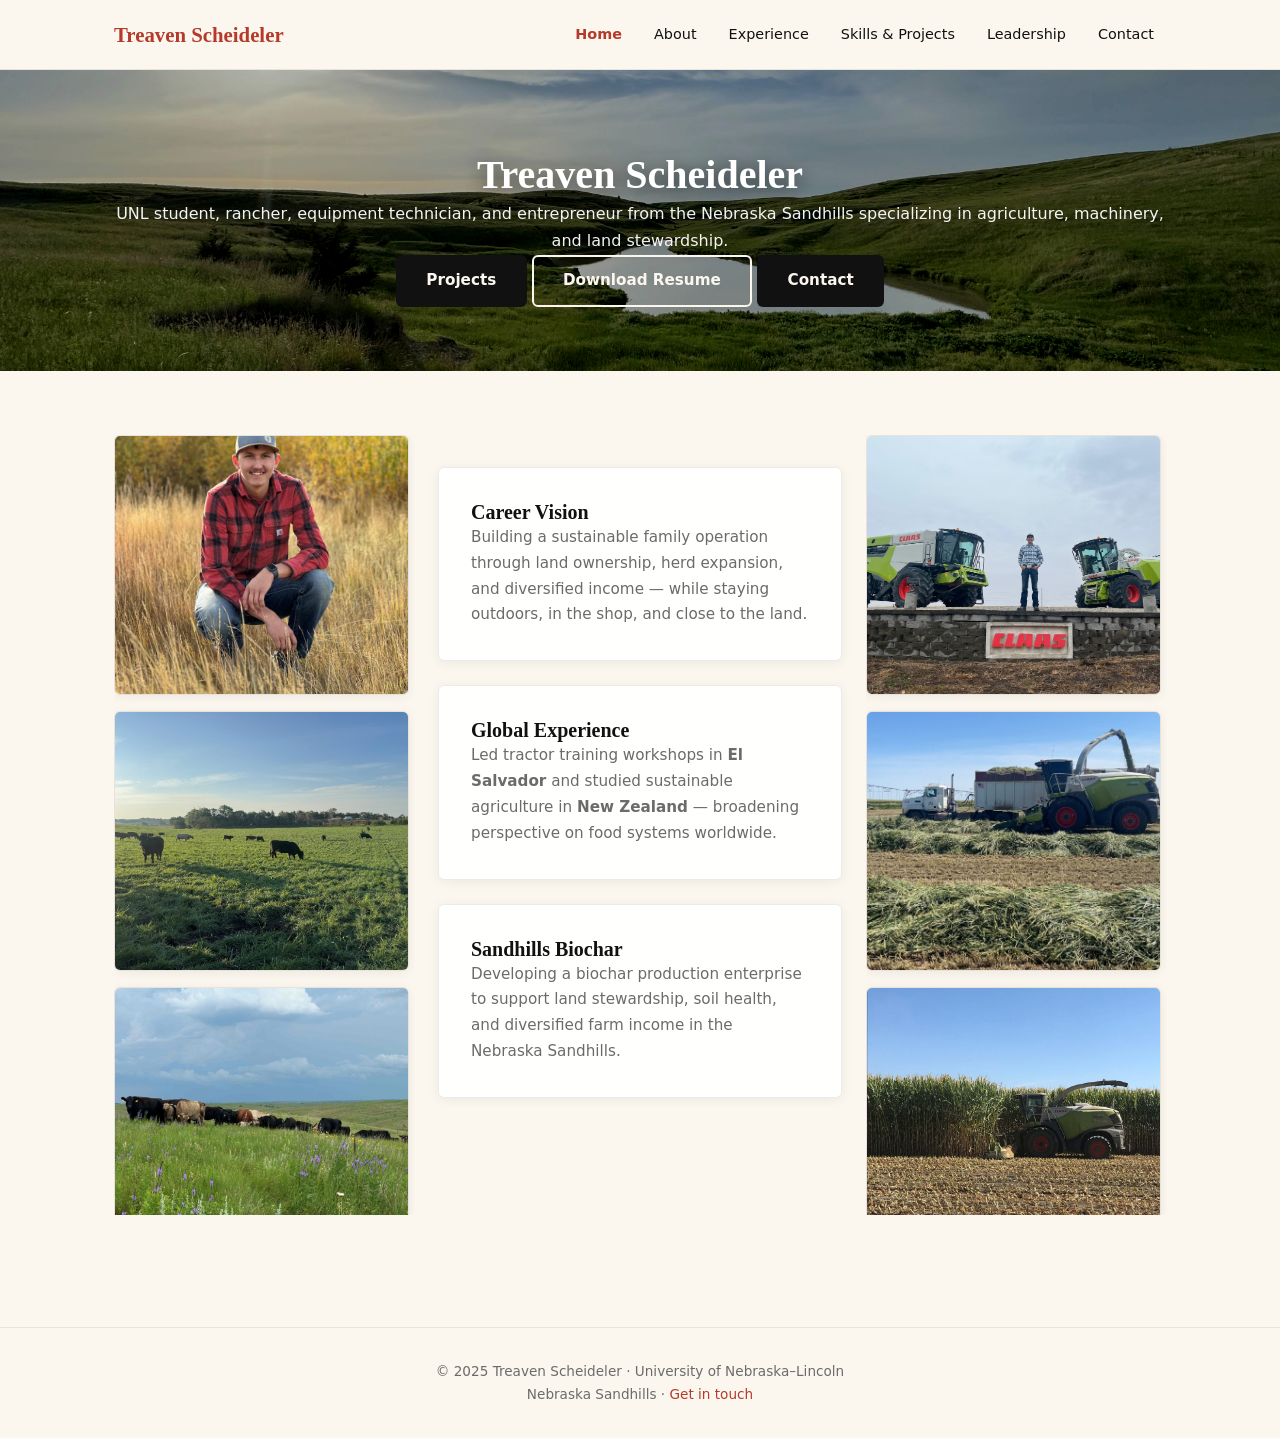
<file: index.html>
<!DOCTYPE html>
<html lang="en">
<head>
  <meta charset="UTF-8">
  <meta name="viewport" content="width=device-width, initial-scale=1.0">
  <meta name="description" content="Treaven Scheideler — UNL Agricultural Engineering student, rancher, and entrepreneur from the Nebraska Sandhills.">
  <title>Treaven Scheideler | Portfolio</title>
  <link rel="stylesheet" href="css/styles.css">
</head>
<body>

  <header class="site-header">
    <div class="container">
      <a href="index.html" class="site-logo">Treaven Scheideler</a>
      <nav class="site-nav">
        <a href="index.html" class="active">Home</a>
        <a href="about.html">About</a>
        <a href="experience.html">Experience</a>
        <a href="projects.html">Skills &amp; Projects</a>
        <a href="leadership.html">Leadership</a>
        <a href="contact.html">Contact</a>
      </nav>
    </div>
  </header>

  <main id="main">
    <section class="hero">
      <!-- HERO IMAGE (make sure pasture.jpg exists at this path) -->
      <img class="hero-image" src="images/pasture.jpg" alt="Pasture">
      <div class="container">
        <h1>Treaven Scheideler</h1>
        <p class="tagline">UNL student, rancher, equipment technician, and entrepreneur from the Nebraska Sandhills specializing in agriculture, machinery, and land stewardship.</p>
        <div class="hero-buttons">
          <a href="projects.html" class="btn btn-primary">Projects</a>
          <a href="images/final resume.pdf" download class="btn btn-outline">
            Download Resume
          </a>
          <a href="contact.html" class="btn btn-primary">Contact</a>
        </div>
      </div>
    </section>

    <section class="section">
      <div class="container">

        <!-- HOME PAGE IMAGE LAYOUT: left strip / center content / right strip -->
        <div class="home-layout">

          <!-- LEFT COLUMN: 16 images -->
          <aside class="home-side home-side-left" aria-label="Photo strip left">
            <a href="images/photo01.jpg" class="lb"><img class="home-side-img" src="images/photo01.jpg" alt="Photo 1"></a>
            <a href="images/photo02.jpg" class="lb"><img class="home-side-img" src="images/photo02.jpg" alt="Photo 2"></a>
            <a href="images/photo03.jpg" class="lb"><img class="home-side-img" src="images/photo03.jpg" alt="Photo 3"></a>
            <a href="images/photo04.jpg" class="lb"><img class="home-side-img" src="images/photo04.jpg" alt="Photo 4"></a>
            <a href="images/photo05.jpg" class="lb"><img class="home-side-img" src="images/photo05.jpg" alt="Photo 5"></a>
            <a href="images/photo06.jpg" class="lb"><img class="home-side-img" src="images/photo06.jpg" alt="Photo 6"></a>
            <a href="images/photo07.jpg" class="lb"><img class="home-side-img" src="images/photo07.jpg" alt="Photo 7"></a>
            <a href="images/photo08.jpg" class="lb"><img class="home-side-img" src="images/photo08.jpg" alt="Photo 8"></a>
            <a href="images/photo09.jpg" class="lb"><img class="home-side-img" src="images/photo09.jpg" alt="Photo 9"></a>
            <a href="images/photo10.jpg" class="lb"><img class="home-side-img" src="images/photo10.jpg" alt="Photo 10"></a>
            <a href="images/photo11.jpg" class="lb"><img class="home-side-img" src="images/photo11.jpg" alt="Photo 11"></a>
            <a href="images/photo12.jpg" class="lb"><img class="home-side-img" src="images/photo12.jpg" alt="Photo 12"></a>
            <a href="images/photo13.jpg" class="lb"><img class="home-side-img" src="images/photo13.jpg" alt="Photo 13"></a>
            <a href="images/photo14.jpg" class="lb"><img class="home-side-img" src="images/photo14.jpg" alt="Photo 14"></a>
            <a href="images/photo15.jpg" class="lb"><img class="home-side-img" src="images/photo15.jpg" alt="Photo 15"></a>
            <a href="images/photo16.jpg" class="lb"><img class="home-side-img" src="images/photo16.jpg" alt="Photo 16"></a>
          </aside>

          <!-- CENTER CONTENT (your original content, unchanged) -->
          <div class="home-center">
            <div class="card-grid">

              <div class="card">
                <h3>Career Vision</h3>
                <p>Building a sustainable family operation through land ownership, herd expansion, and diversified income — while staying outdoors, in the shop, and close to the land.</p>
              </div>

              <div class="card">
                <h3>Global Experience</h3>
                <p>Led tractor training workshops in <strong>El Salvador</strong> and studied sustainable agriculture in <strong>New Zealand</strong> — broadening perspective on food systems worldwide.</p>
              </div>

              <div class="card">
                <h3>Sandhills Biochar</h3>
                <p>Developing a biochar production enterprise to support land stewardship, soil health, and diversified farm income in the Nebraska Sandhills.</p>
              </div>

            </div>
          </div>

          <!-- RIGHT COLUMN: 16 images -->
          <aside class="home-side home-side-right" aria-label="Photo strip right">
            <a href="images/photo17.jpg" class="lb"><img class="home-side-img" src="images/photo17.jpg" alt="Photo 17"></a>
            <a href="images/photo18.jpg" class="lb"><img class="home-side-img" src="images/photo18.jpg" alt="Photo 18"></a>
            <a href="images/photo19.jpg" class="lb"><img class="home-side-img" src="images/photo19.jpg" alt="Photo 19"></a>
            <a href="images/photo20.jpg" class="lb"><img class="home-side-img" src="images/photo20.jpg" alt="Photo 20"></a>
            <a href="images/photo21.jpg" class="lb"><img class="home-side-img" src="images/photo21.jpg" alt="Photo 21"></a>
            <a href="images/photo22.jpg" class="lb"><img class="home-side-img" src="images/photo22.jpg" alt="Photo 22"></a>
            <a href="images/photo23.jpg" class="lb"><img class="home-side-img" src="images/photo23.jpg" alt="Photo 23"></a>
            <a href="images/photo24.jpg" class="lb"><img class="home-side-img" src="images/photo24.jpg" alt="Photo 24"></a>
            <a href="images/photo25.jpg" class="lb"><img class="home-side-img" src="images/photo25.jpg" alt="Photo 25"></a>
            <a href="images/photo26.jpg" class="lb"><img class="home-side-img" src="images/photo26.jpg" alt="Photo 26"></a>
            <a href="images/photo27.jpg" class="lb"><img class="home-side-img" src="images/photo27.jpg" alt="Photo 27"></a>
            <a href="images/photo28.jpg" class="lb"><img class="home-side-img" src="images/photo28.jpg" alt="Photo 28"></a>
            <a href="images/photo29.jpg" class="lb"><img class="home-side-img" src="images/photo29.jpg" alt="Photo 29"></a>
            <a href="images/photo30.jpg" class="lb"><img class="home-side-img" src="images/photo30.jpg" alt="Photo 30"></a>
            <a href="images/photo31.jpg" class="lb"><img class="home-side-img" src="images/photo31.jpg" alt="Photo 31"></a>
            <a href="images/photo32.jpg" class="lb"><img class="home-side-img" src="images/photo32.jpg" alt="Photo 32"></a>
          </aside>

        </div>
      </div>
    </section>
  </main>

  <footer class="site-footer">
    <div class="container">
      <p>&copy; 2025 Treaven Scheideler &middot; University of Nebraska–Lincoln</p>
      <p>Nebraska Sandhills &middot; <a href="contact.html">Get in touch</a></p>
    </div>
  </footer>

  <!-- LIGHTBOX OVERLAY -->
  <div class="lightbox-overlay" id="lightbox" aria-hidden="true">
    <img class="lightbox-img" id="lightboxImg" alt="">
  </div>

  <script>
    (function () {
      const overlay = document.getElementById('lightbox');
      const overlayImg = document.getElementById('lightboxImg');

      function openLightbox(src, alt) {
        overlayImg.src = src;
        overlayImg.alt = alt || '';
        overlay.classList.add('open');
        overlay.setAttribute('aria-hidden', 'false');
        document.body.style.overflow = 'hidden';
      }

      function closeLightbox() {
        overlay.classList.remove('open');
        overlay.setAttribute('aria-hidden', 'true');
        overlayImg.src = '';
        document.body.style.overflow = '';
      }

      document.querySelectorAll('a.lb').forEach(a => {
        a.addEventListener('click', (e) => {
          e.preventDefault();
          const img = a.querySelector('img');
          openLightbox(a.getAttribute('href'), img ? img.getAttribute('alt') : '');
        });
      });

      overlay.addEventListener('click', closeLightbox);

      document.addEventListener('keydown', (e) => {
        if (e.key === 'Escape') closeLightbox();
      });
    })();
  </script>
</body>
</html>
</file>
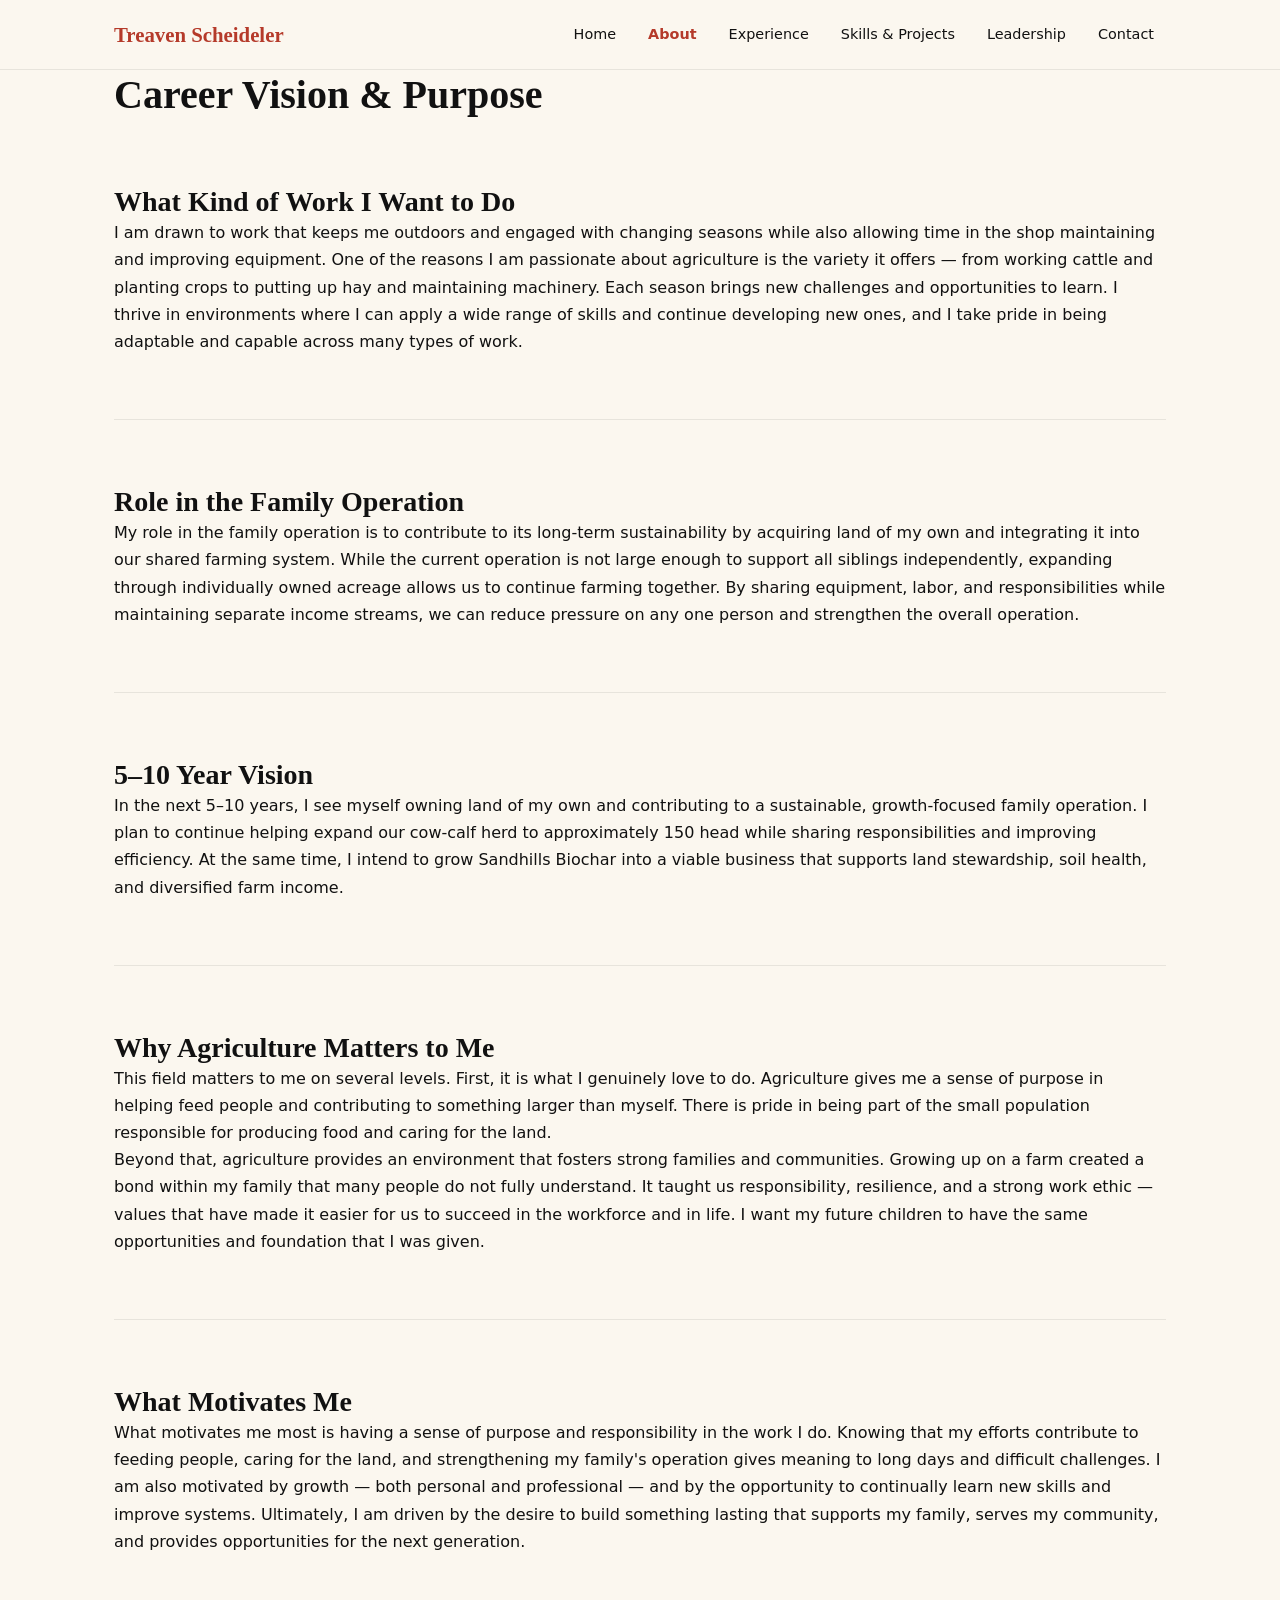
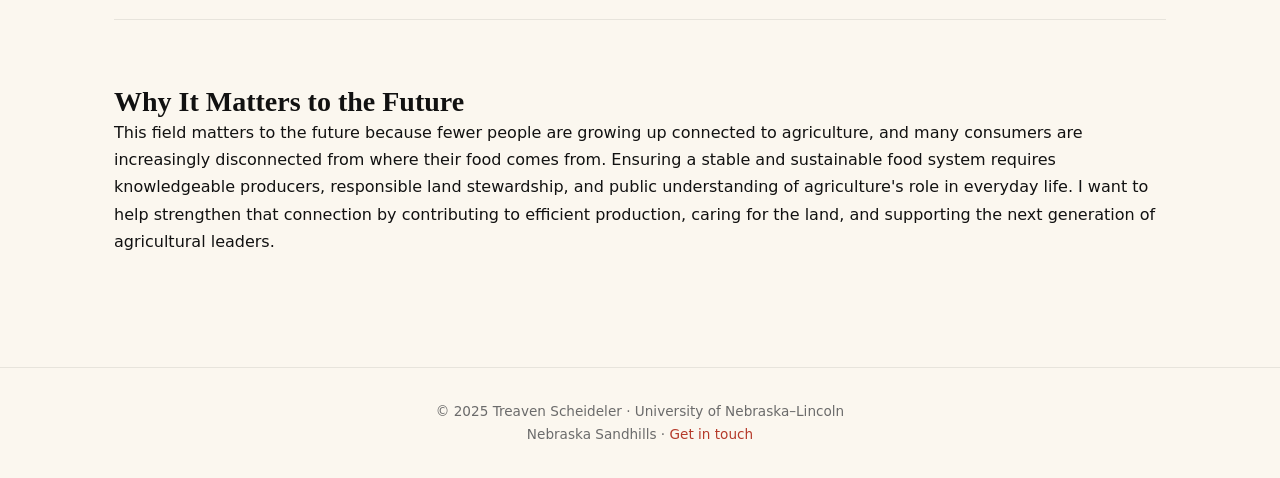
<file: about.html>
<!DOCTYPE html>
<html lang="en">
<head>
  <meta charset="UTF-8">
  <meta name="viewport" content="width=device-width, initial-scale=1.0">
  <meta name="description" content="Treaven Scheideler's career vision, purpose, and motivation in agriculture.">
  <title>About | Treaven Scheideler</title>
  <link rel="stylesheet" href="css/styles.css">
</head>
<body>

  <header class="site-header">
    <div class="container">
      <a href="index.html" class="site-logo">Treaven Scheideler</a>
      <nav class="site-nav">
        <a href="index.html">Home</a>
        <a href="about.html" class="active">About</a>
        <a href="experience.html">Experience</a>
        <a href="projects.html">Skills &amp; Projects</a>
        <a href="leadership.html">Leadership</a>
        <a href="contact.html">Contact</a>
      </nav>
    </div>
  </header>

  <main id="main">
    <div class="container">
      <div class="page-header">
        <h1>Career Vision &amp; Purpose</h1>
      </div>

      <section class="section">
        <h2 class="section-title">What Kind of Work I Want to Do</h2>
        <p>I am drawn to work that keeps me outdoors and engaged with changing seasons while also allowing time in the shop maintaining and improving equipment. One of the reasons I am passionate about agriculture is the variety it offers — from working cattle and planting crops to putting up hay and maintaining machinery. Each season brings new challenges and opportunities to learn. I thrive in environments where I can apply a wide range of skills and continue developing new ones, and I take pride in being adaptable and capable across many types of work.</p>
      </section>

      <section class="section">
        <h2 class="section-title">Role in the Family Operation</h2>
        <p>My role in the family operation is to contribute to its long-term sustainability by acquiring land of my own and integrating it into our shared farming system. While the current operation is not large enough to support all siblings independently, expanding through individually owned acreage allows us to continue farming together. By sharing equipment, labor, and responsibilities while maintaining separate income streams, we can reduce pressure on any one person and strengthen the overall operation.</p>
      </section>

      <section class="section">
        <h2 class="section-title">5–10 Year Vision</h2>
        <p>In the next 5–10 years, I see myself owning land of my own and contributing to a sustainable, growth-focused family operation. I plan to continue helping expand our cow-calf herd to approximately 150 head while sharing responsibilities and improving efficiency. At the same time, I intend to grow Sandhills Biochar into a viable business that supports land stewardship, soil health, and diversified farm income.</p>
      </section>

      <section class="section">
        <h2 class="section-title">Why Agriculture Matters to Me</h2>
        <p>This field matters to me on several levels. First, it is what I genuinely love to do. Agriculture gives me a sense of purpose in helping feed people and contributing to something larger than myself. There is pride in being part of the small population responsible for producing food and caring for the land.</p>
        <p>Beyond that, agriculture provides an environment that fosters strong families and communities. Growing up on a farm created a bond within my family that many people do not fully understand. It taught us responsibility, resilience, and a strong work ethic — values that have made it easier for us to succeed in the workforce and in life. I want my future children to have the same opportunities and foundation that I was given.</p>
      </section>

      <section class="section">
        <h2 class="section-title">What Motivates Me</h2>
        <p>What motivates me most is having a sense of purpose and responsibility in the work I do. Knowing that my efforts contribute to feeding people, caring for the land, and strengthening my family's operation gives meaning to long days and difficult challenges. I am also motivated by growth — both personal and professional — and by the opportunity to continually learn new skills and improve systems. Ultimately, I am driven by the desire to build something lasting that supports my family, serves my community, and provides opportunities for the next generation.</p>
      </section>

      <section class="section">
        <h2 class="section-title">Why It Matters to the Future</h2>
        <p>This field matters to the future because fewer people are growing up connected to agriculture, and many consumers are increasingly disconnected from where their food comes from. Ensuring a stable and sustainable food system requires knowledgeable producers, responsible land stewardship, and public understanding of agriculture's role in everyday life. I want to help strengthen that connection by contributing to efficient production, caring for the land, and supporting the next generation of agricultural leaders.</p>
      </section>
    </div>
  </main>

  <footer class="site-footer">
    <div class="container">
      <p>&copy; 2025 Treaven Scheideler &middot; University of Nebraska–Lincoln</p>
      <p>Nebraska Sandhills &middot; <a href="contact.html">Get in touch</a></p>
    </div>
  </footer>
</body>
</html>
</file>
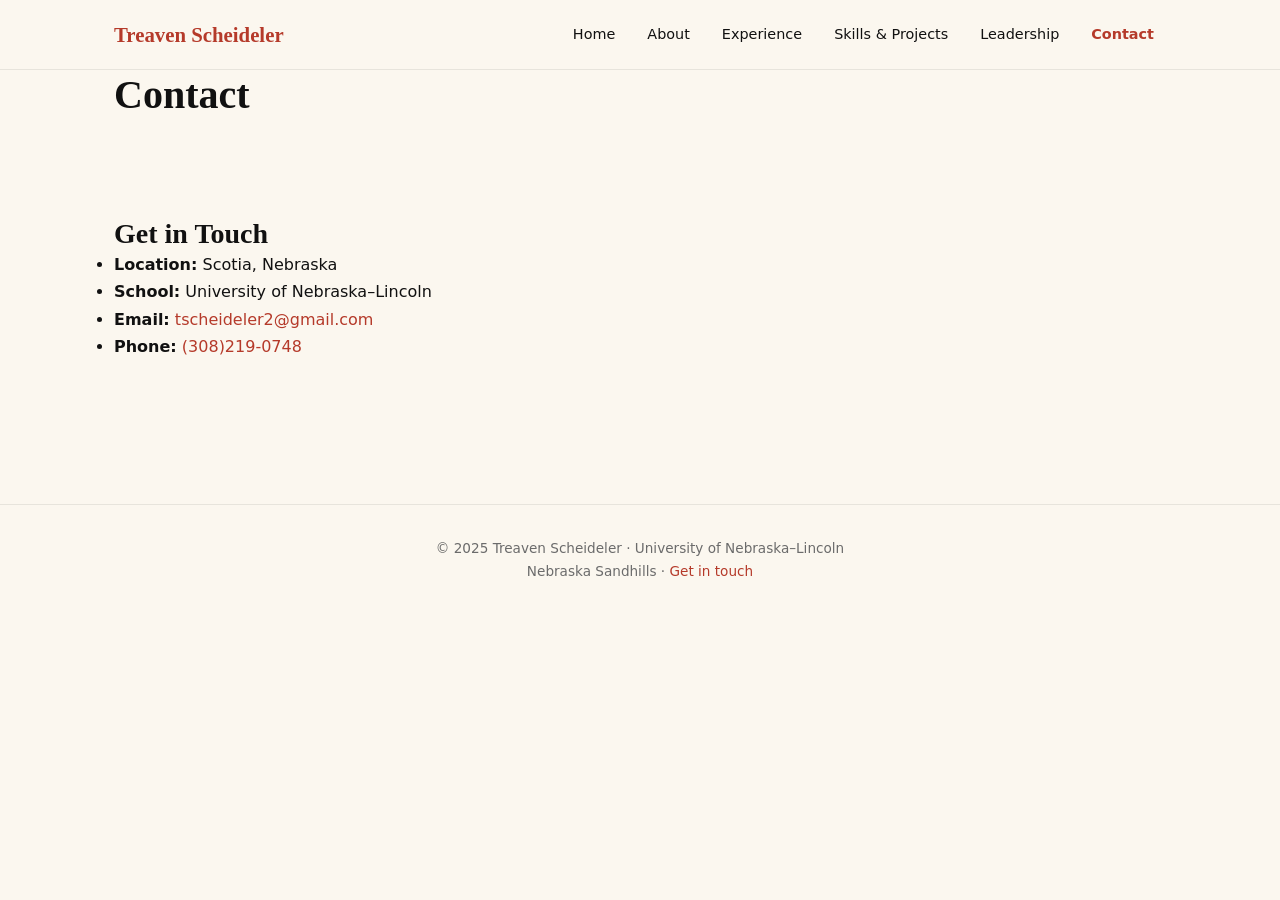
<file: contact.html>
<!DOCTYPE html>
<html lang="en">
<head>
  <meta charset="UTF-8">
  <meta name="viewport" content="width=device-width, initial-scale=1.0">
  <meta name="description" content="Contact Treaven Scheideler — phone, email, and location.">
  <title>Contact | Treaven Scheideler</title>
  <link rel="stylesheet" href="css/styles.css">
</head>
<body>

  <header class="site-header">
    <div class="container">
      <a href="index.html" class="site-logo">Treaven Scheideler</a>
      <nav class="site-nav">
        <a href="index.html">Home</a>
        <a href="about.html">About</a>
        <a href="experience.html">Experience</a>
        <a href="projects.html">Skills &amp; Projects</a>
        <a href="leadership.html">Leadership</a>
        <a href="contact.html" class="active">Contact</a>
      </nav>
    </div>
  </header>

  <main id="main">
    <div class="container">
      <div class="page-header">
        <h1>Contact</h1>
      </div>

      <section class="section">
        <div class="card-grid" style="align-items: start;">

          <div>
            <h2 class="section-title">Get in Touch</h2>
            <ul class="contact-info">
              <li><strong>Location:</strong> Scotia, Nebraska</li>
              <li><strong>School:</strong> University of Nebraska–Lincoln</li>
              <li><strong>Email:</strong> <a href="mailto:tscheideler2@gmail.com">tscheideler2@gmail.com</a></li>
              <li><strong>Phone:</strong> <a href="tel:+13082190748">(308)219-0748</a></li>
            </ul>
          </div>
  </main>

  <footer class="site-footer">
    <div class="container">
      <p>&copy; 2025 Treaven Scheideler &middot; University of Nebraska–Lincoln</p>
      <p>Nebraska Sandhills &middot; <a href="contact.html">Get in touch</a></p>
    </div>
  </footer>
</body>
</html>
</file>
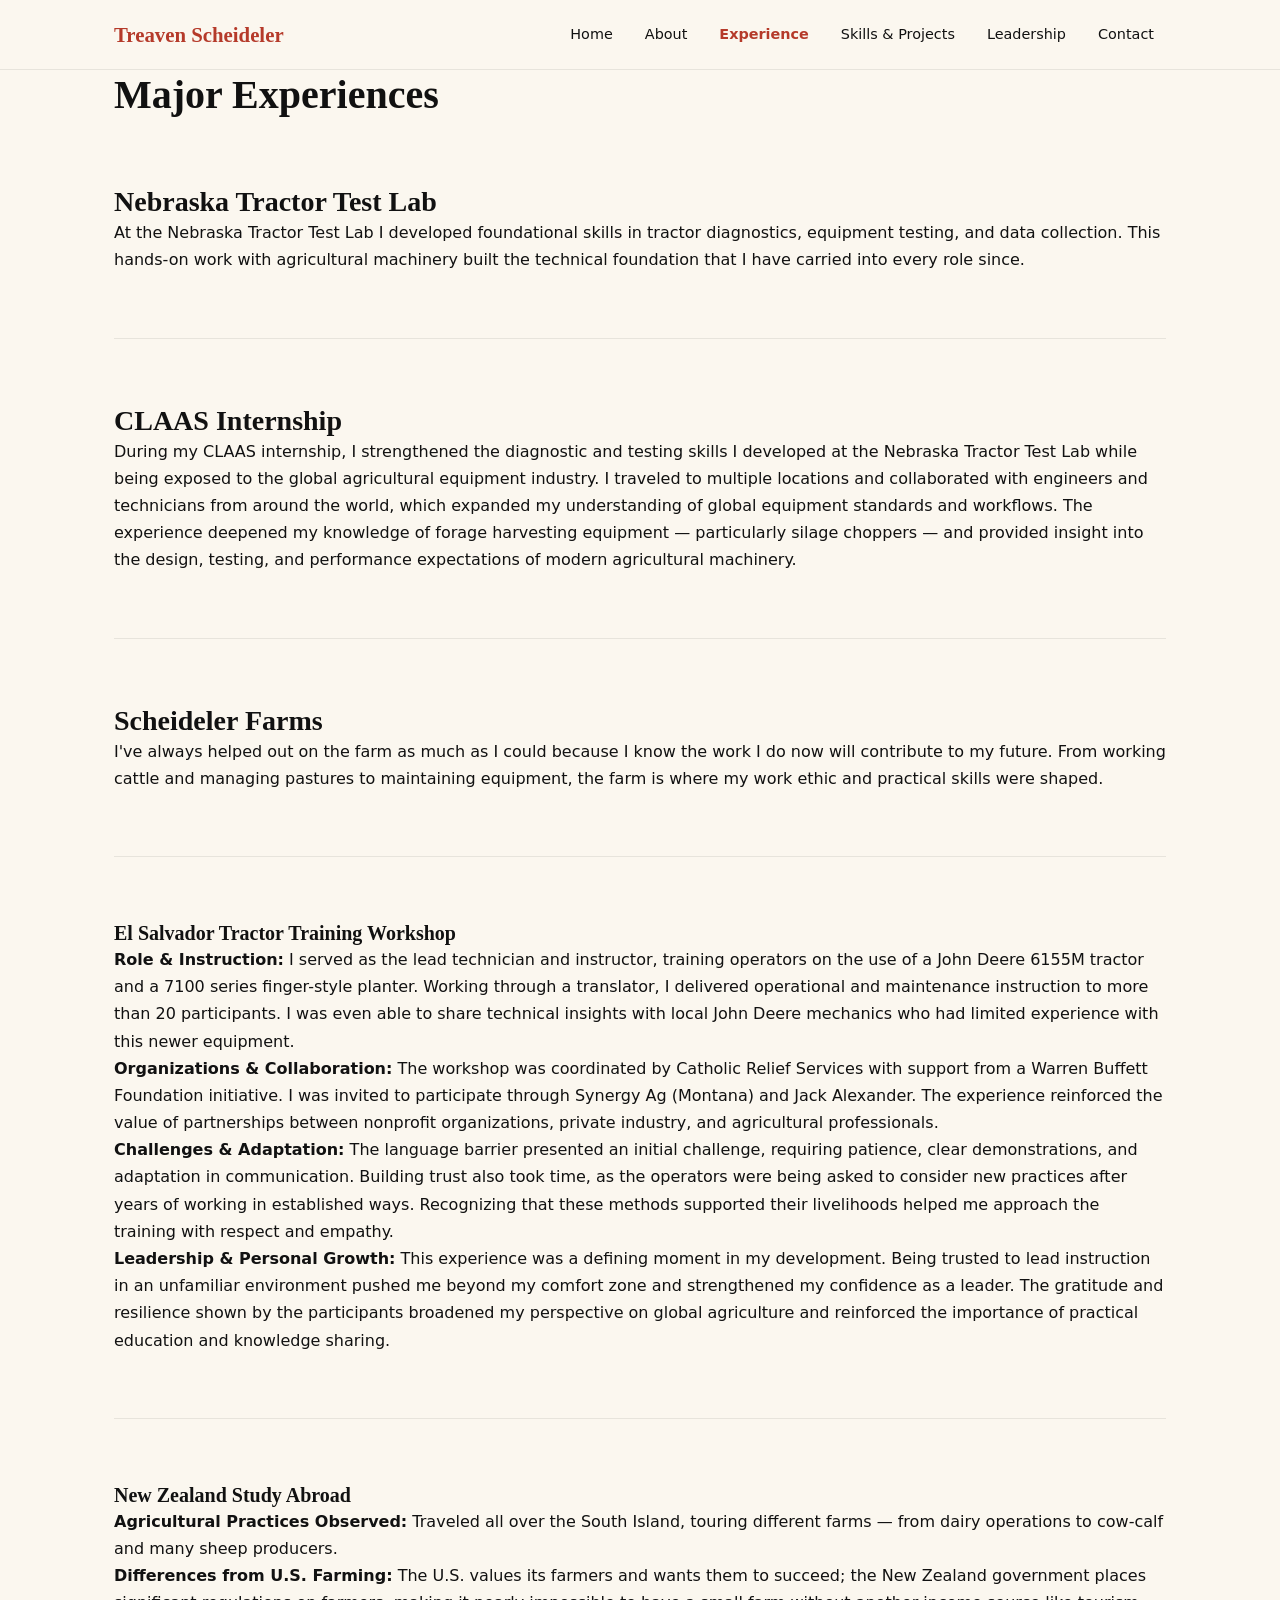
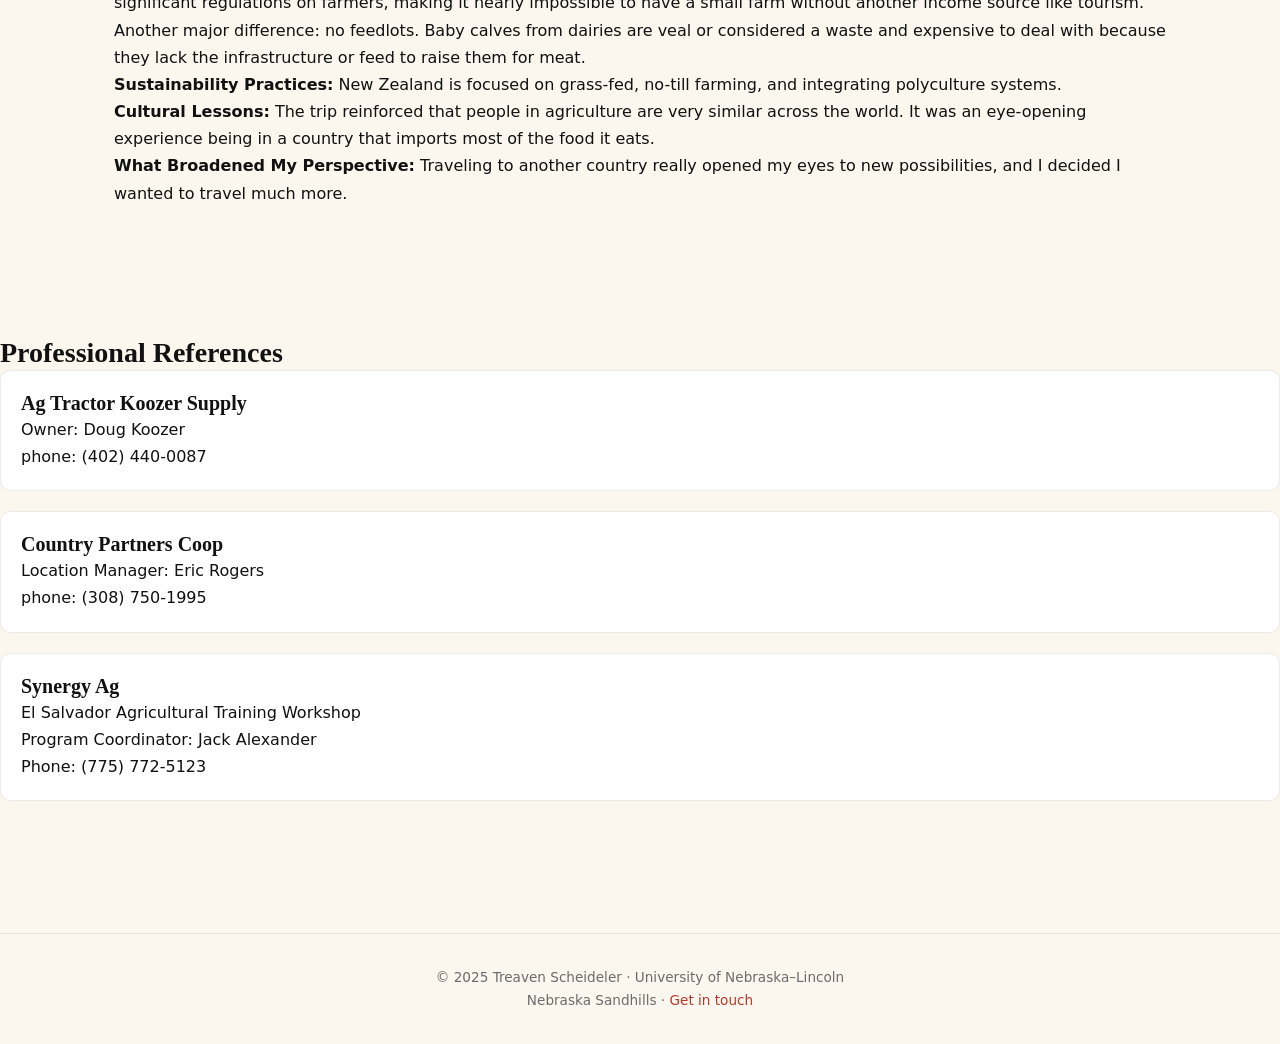
<file: experience.html>
<!DOCTYPE html>
<html lang="en">
<head>
  <meta charset="UTF-8">
  <meta name="viewport" content="width=device-width, initial-scale=1.0">
  <meta name="description" content="Treaven Scheideler's major experiences — Nebraska Tractor Test Lab, CLAAS, El Salvador, New Zealand, and Scheideler Farms.">
  <title>Experience | Treaven Scheideler</title>
  <link rel="stylesheet" href="css/styles.css">
</head>
<body>

  <header class="site-header">
    <div class="container">
      <a href="index.html" class="site-logo">Treaven Scheideler</a>
      <nav class="site-nav">
        <a href="index.html">Home</a>
        <a href="about.html">About</a>
        <a href="experience.html" class="active">Experience</a>
        <a href="projects.html">Skills &amp; Projects</a>
        <a href="leadership.html">Leadership</a>
        <a href="contact.html">Contact</a>
      </nav>
    </div>
  </header>

  <main id="main">
    <div class="container">
      <div class="page-header">
        <h1>Major Experiences</h1>
      </div>

      <section class="section">
        <h2 class="section-title">Nebraska Tractor Test Lab</h2>
        <p>At the Nebraska Tractor Test Lab I developed foundational skills in tractor diagnostics, equipment testing, and data collection. This hands-on work with agricultural machinery built the technical foundation that I have carried into every role since.</p>
      </section>

      <section class="section">
        <h2 class="section-title">CLAAS Internship</h2>
        <p>During my CLAAS internship, I strengthened the diagnostic and testing skills I developed at the Nebraska Tractor Test Lab while being exposed to the global agricultural equipment industry. I traveled to multiple locations and collaborated with engineers and technicians from around the world, which expanded my understanding of global equipment standards and workflows. The experience deepened my knowledge of forage harvesting equipment — particularly silage choppers — and provided insight into the design, testing, and performance expectations of modern agricultural machinery.</p>
      </section>

      <section class="section">
        <h2 class="section-title">Scheideler Farms</h2>
        <p>I've always helped out on the farm as much as I could because I know the work I do now will contribute to my future. From working cattle and managing pastures to maintaining equipment, the farm is where my work ethic and practical skills were shaped.</p>
      </section>

      <section class="section">
        <div class="spotlight">
          <h3>El Salvador Tractor Training Workshop</h3>
          <p><strong>Role &amp; Instruction:</strong> I served as the lead technician and instructor, training operators on the use of a John Deere 6155M tractor and a 7100 series finger-style planter. Working through a translator, I delivered operational and maintenance instruction to more than 20 participants. I was even able to share technical insights with local John Deere mechanics who had limited experience with this newer equipment.</p>
          <p><strong>Organizations &amp; Collaboration:</strong> The workshop was coordinated by Catholic Relief Services with support from a Warren Buffett Foundation initiative. I was invited to participate through Synergy Ag (Montana) and Jack Alexander. The experience reinforced the value of partnerships between nonprofit organizations, private industry, and agricultural professionals.</p>
          <p><strong>Challenges &amp; Adaptation:</strong> The language barrier presented an initial challenge, requiring patience, clear demonstrations, and adaptation in communication. Building trust also took time, as the operators were being asked to consider new practices after years of working in established ways. Recognizing that these methods supported their livelihoods helped me approach the training with respect and empathy.</p>
          <p><strong>Leadership &amp; Personal Growth:</strong> This experience was a defining moment in my development. Being trusted to lead instruction in an unfamiliar environment pushed me beyond my comfort zone and strengthened my confidence as a leader. The gratitude and resilience shown by the participants broadened my perspective on global agriculture and reinforced the importance of practical education and knowledge sharing.</p>
        </div>
      </section>

      <section class="section">
        <div class="spotlight">
          <h3>New Zealand Study Abroad</h3>
          <p><strong>Agricultural Practices Observed:</strong> Traveled all over the South Island, touring different farms — from dairy operations to cow-calf and many sheep producers.</p>
          <p><strong>Differences from U.S. Farming:</strong> The U.S. values its farmers and wants them to succeed; the New Zealand government places significant regulations on farmers, making it nearly impossible to have a small farm without another income source like tourism. Another major difference: no feedlots. Baby calves from dairies are veal or considered a waste and expensive to deal with because they lack the infrastructure or feed to raise them for meat.</p>
          <p><strong>Sustainability Practices:</strong> New Zealand is focused on grass-fed, no-till farming, and integrating polyculture systems.</p>
          <p><strong>Cultural Lessons:</strong> The trip reinforced that people in agriculture are very similar across the world. It was an eye-opening experience being in a country that imports most of the food it eats.</p>
          <p><strong>What Broadened My Perspective:</strong> Traveling to another country really opened my eyes to new possibilities, and I decided I wanted to travel much more.</p>
        </div>
      </section>
    </div>
  </main>
  <section class="section">
    <h2 class="section-title">Professional References</h2>
  
    <div class="reference">
      <h3>Ag Tractor Koozer Supply</h3>
      <p>Owner: Doug Koozer</p>
      <p>phone: (402) 440-0087</p>
    </div>
  
    <div class="reference">
      <h3>Country Partners Coop</h3>
      <p>Location Manager: Eric Rogers</p>
      <p>phone: (308) 750-1995</p>
    </div>
  
    <div class="reference">
      <h3>Synergy Ag</h3>
      <p>El Salvador Agricultural Training Workshop</p>
      <p>Program Coordinator: Jack Alexander</p>
      <p>Phone: (775) 772-5123</p>
    </div>
  
  </section>

  <footer class="site-footer">
    <div class="container">
      <p>&copy; 2025 Treaven Scheideler &middot; University of Nebraska–Lincoln</p>
      <p>Nebraska Sandhills &middot; <a href="contact.html">Get in touch</a></p>
    </div>
  </footer>
</body>
</html>
</file>
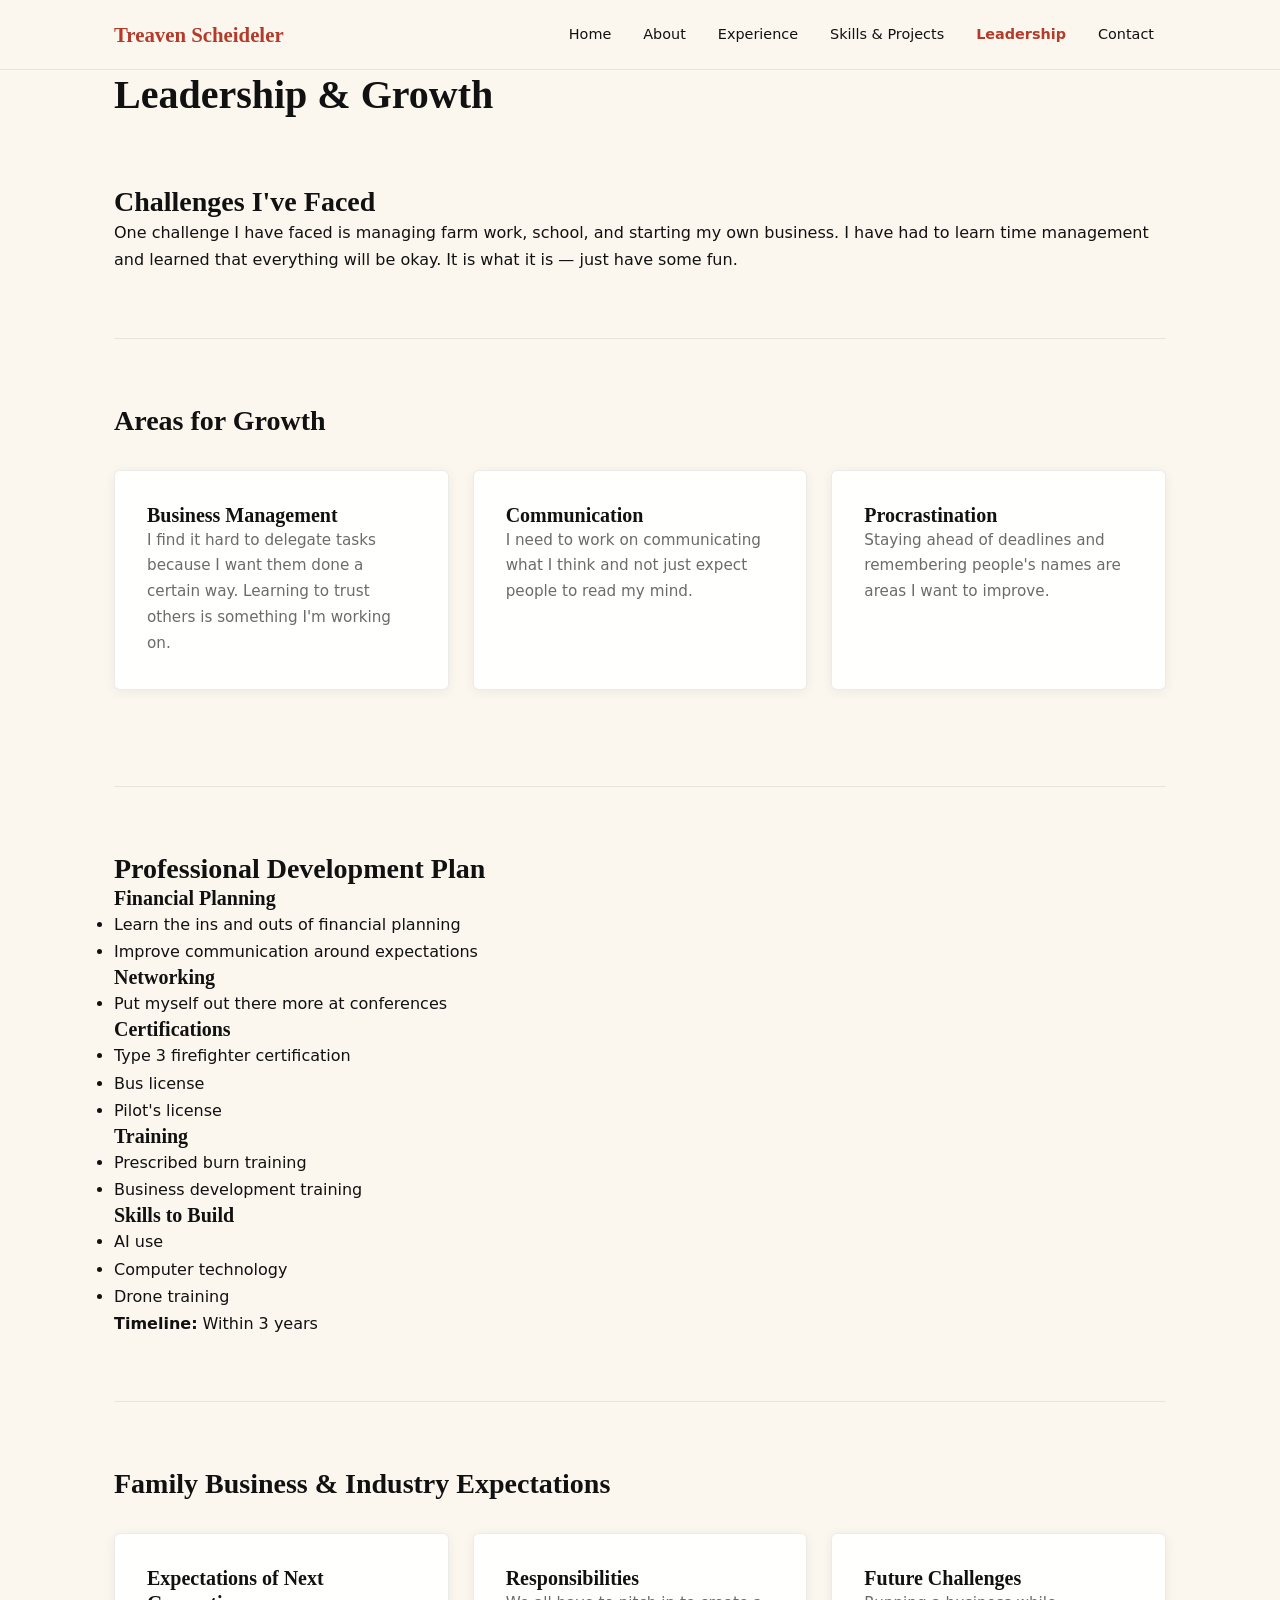
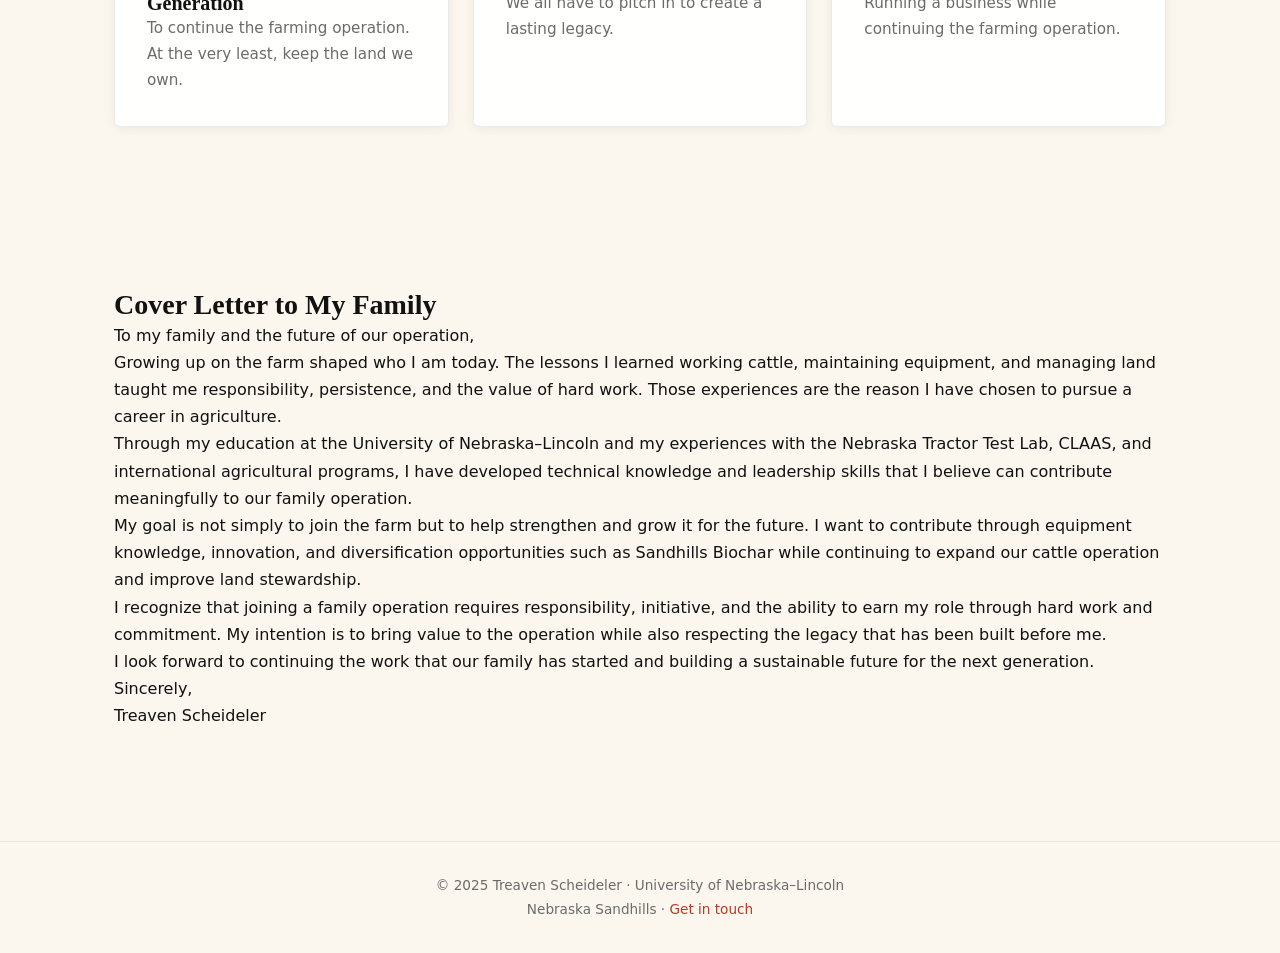
<file: leadership.html>
<!DOCTYPE html>
<html lang="en">
<head>
  <meta charset="UTF-8">
  <meta name="viewport" content="width=device-width, initial-scale=1.0">
  <meta name="description" content="Treaven Scheideler's leadership growth, areas for improvement, and professional development plan.">
  <title>Leadership | Treaven Scheideler</title>
  <link rel="stylesheet" href="css/styles.css">
</head>
<body>

  <header class="site-header">
    <div class="container">
      <a href="index.html" class="site-logo">Treaven Scheideler</a>
      <nav class="site-nav">
        <a href="index.html">Home</a>
        <a href="about.html">About</a>
        <a href="experience.html">Experience</a>
        <a href="projects.html">Skills &amp; Projects</a>
        <a href="leadership.html" class="active">Leadership</a>
        <a href="contact.html">Contact</a>
      </nav>
    </div>
  </header>

  <main id="main">
    <div class="container">
      <div class="page-header">
        <h1>Leadership &amp; Growth</h1>
      </div>

      <section class="section">
        <h2 class="section-title">Challenges I've Faced</h2>
        <p>One challenge I have faced is managing farm work, school, and starting my own business. I have had to learn time management and learned that everything will be okay. It is what it is — just have some fun.</p>
      </section>

      <section class="section">
        <h2 class="section-title">Areas for Growth</h2>
        <div class="card-grid">
          <div class="card">
            <h3>Business Management</h3>
            <p>I find it hard to delegate tasks because I want them done a certain way. Learning to trust others is something I'm working on.</p>
          </div>
          <div class="card">
            <h3>Communication</h3>
            <p>I need to work on communicating what I think and not just expect people to read my mind.</p>
          </div>
          <div class="card">
            <h3>Procrastination</h3>
            <p>Staying ahead of deadlines and remembering people's names are areas I want to improve.</p>
          </div>
        </div>
      </section>

      <section class="section">
        <h2 class="section-title">Professional Development Plan</h2>
        <div class="skills-grid">
          <div class="skills-category">
            <h3>Financial Planning</h3>
            <ul>
              <li>Learn the ins and outs of financial planning</li>
              <li>Improve communication around expectations</li>
            </ul>
          </div>
          <div class="skills-category">
            <h3>Networking</h3>
            <ul>
              <li>Put myself out there more at conferences</li>
            </ul>
          </div>
          <div class="skills-category">
            <h3>Certifications</h3>
            <ul>
              <li>Type 3 firefighter certification</li>
              <li>Bus license</li>
              <li>Pilot's license</li>
            </ul>
          </div>
          <div class="skills-category">
            <h3>Training</h3>
            <ul>
              <li>Prescribed burn training</li>
              <li>Business development training</li>
            </ul>
          </div>
          <div class="skills-category">
            <h3>Skills to Build</h3>
            <ul>
              <li>AI use</li>
              <li>Computer technology</li>
              <li>Drone training</li>
            </ul>
          </div>
        </div>
        <p><strong>Timeline:</strong> Within 3 years</p>
      </section>

      <section class="section">
        <h2 class="section-title">Family Business &amp; Industry Expectations</h2>
        <div class="card-grid">
          <div class="card">
            <h3>Expectations of Next Generation</h3>
            <p>To continue the farming operation. At the very least, keep the land we own.</p>
          </div>
          <div class="card">
            <h3>Responsibilities</h3>
            <p>We all have to pitch in to create a lasting legacy.</p>
          </div>
          <div class="card">
            <h3>Future Challenges</h3>
            <p>Running a business while continuing the farming operation.</p>
          </div>
        </div>
      </section>
    </div>
  </main>
  <section class="section">
    <div class="container">
      <h2 class="section-title">Cover Letter to My Family</h2>
  
      <p>To my family and the future of our operation,</p>
  
      <p>Growing up on the farm shaped who I am today. The lessons I learned working cattle, maintaining equipment, and managing land taught me responsibility, persistence, and the value of hard work. Those experiences are the reason I have chosen to pursue a career in agriculture.</p>
  
      <p>Through my education at the University of Nebraska–Lincoln and my experiences with the Nebraska Tractor Test Lab, CLAAS, and international agricultural programs, I have developed technical knowledge and leadership skills that I believe can contribute meaningfully to our family operation.</p>
  
      <p>My goal is not simply to join the farm but to help strengthen and grow it for the future. I want to contribute through equipment knowledge, innovation, and diversification opportunities such as Sandhills Biochar while continuing to expand our cattle operation and improve land stewardship.</p>
  
      <p>I recognize that joining a family operation requires responsibility, initiative, and the ability to earn my role through hard work and commitment. My intention is to bring value to the operation while also respecting the legacy that has been built before me.</p>
  
      <p>I look forward to continuing the work that our family has started and building a sustainable future for the next generation.</p>
  
      <p>Sincerely,<br>
      Treaven Scheideler</p>
    </div>
  </section>

  <footer class="site-footer">
    <div class="container">
      <p>&copy; 2025 Treaven Scheideler &middot; University of Nebraska–Lincoln</p>
      <p>Nebraska Sandhills &middot; <a href="contact.html">Get in touch</a></p>
    </div>
  </footer>
</body>
</html>
</file>
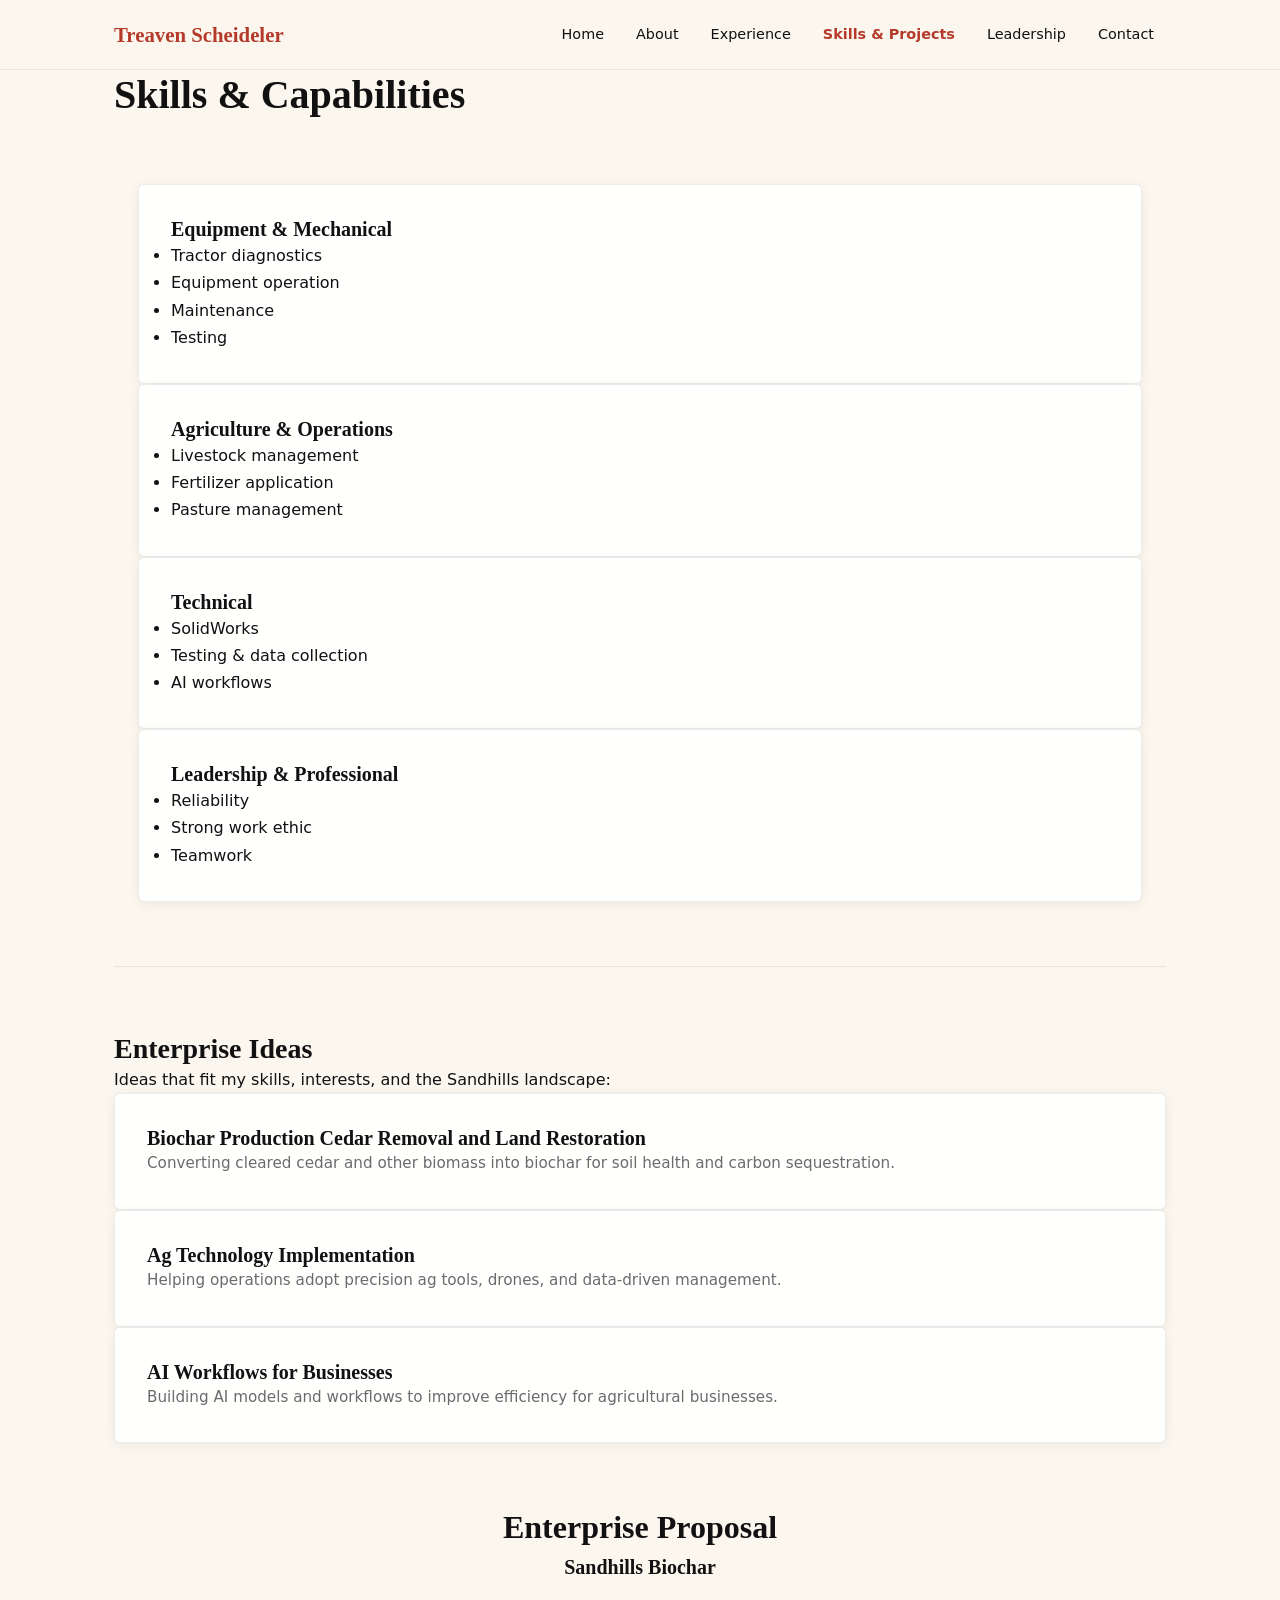
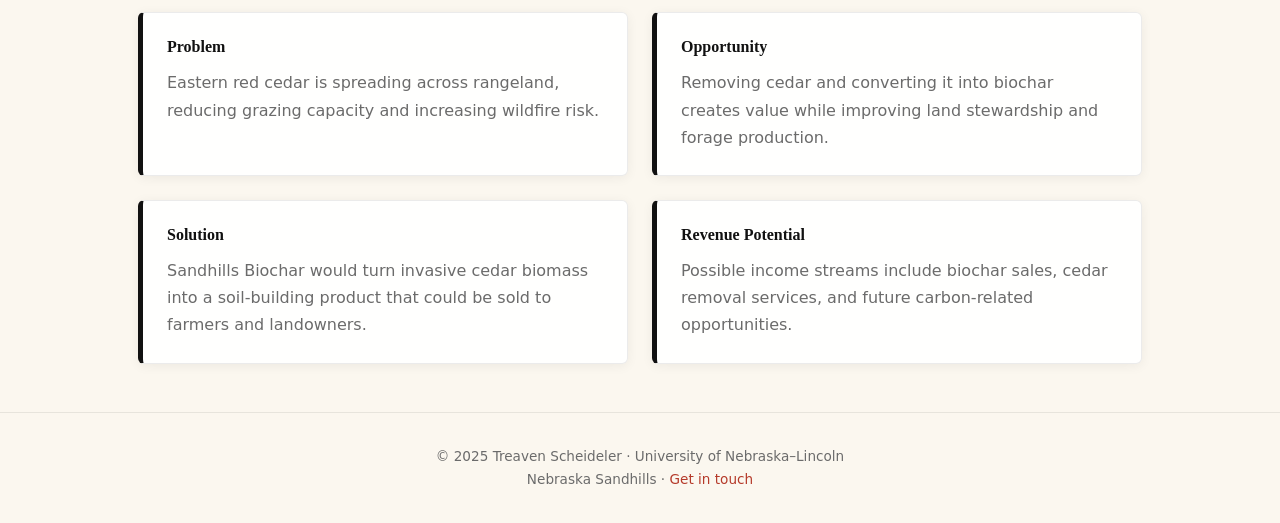
<file: projects.html>
<!DOCTYPE html>
<html lang="en">
<head>
  <meta charset="UTF-8">
  <meta name="viewport" content="width=device-width, initial-scale=1.0">
  <meta name="description" content="Treaven Scheideler's skills, capabilities, and enterprise ideas.">
  <title>Skills &amp; Projects | Treaven Scheideler</title>
  <link rel="stylesheet" href="css/styles.css">
</head>
<body>

  <header class="site-header">
    <div class="container">
      <a href="index.html" class="site-logo">Treaven Scheideler</a>
      <nav class="site-nav">
        <a href="index.html">Home</a>
        <a href="about.html">About</a>
        <a href="experience.html">Experience</a>
        <a href="projects.html" class="active">Skills &amp; Projects</a>
        <a href="leadership.html">Leadership</a>
        <a href="contact.html">Contact</a>
      </nav>
    </div>
  </header>

  <main id="main">
    <div class="container">
      <div class="page-header">
        <h1>Skills &amp; Capabilities</h1>
      </div>

      <section class="section">
        <div class="container">
        
        <div class="skills-grid-2x2">
        
        <div class="card">
        <h3>Equipment & Mechanical</h3>
        <ul>
        <li>Tractor diagnostics</li>
        <li>Equipment operation</li>
        <li>Maintenance</li>
        <li>Testing</li>
        </ul>
        </div>
        
        <div class="card">
        <h3>Agriculture & Operations</h3>
        <ul>
        <li>Livestock management</li>
        <li>Fertilizer application</li>
        <li>Pasture management</li>
        </ul>
        </div>
        
        <div class="card">
        <h3>Technical</h3>
        <ul>
        <li>SolidWorks</li>
        <li>Testing & data collection</li>
        <li>AI workflows</li>
        </ul>
        </div>
        
        <div class="card">
        <h3>Leadership & Professional</h3>
        <ul>
        <li>Reliability</li>
        <li>Strong work ethic</li>
        <li>Teamwork</li>
        </ul>
        </div>
        
        </div>
        
        </div>
        </section>

      <section class="section">
        <h2 class="section-title">Enterprise Ideas</h2>
        <p>Ideas that fit my skills, interests, and the Sandhills landscape:</p>
        <div class="skills-grid-2x2">
          <div class="card">
            <h3>Biochar Production Cedar Removal and Land Restoration</h3>
            <p>Converting cleared cedar and other biomass into biochar for soil health and carbon sequestration.</p>
          </div>
          <div class="card">
            <h3>Ag Technology Implementation</h3>
            <p>Helping operations adopt precision ag tools, drones, and data-driven management.</p>
          </div>
          <div class="card">
            <h3>AI Workflows for Businesses</h3>
            <p>Building AI models and workflows to improve efficiency for agricultural businesses.</p>
          </div>
      </section>

      <section class="enterprise">
        <div class="container">
          <h2 class="enterprise-title">Enterprise Proposal</h2>
          <h3 class="enterprise-name">Sandhills Biochar</h3>
      
          <div class="enterprise-grid">
            <div class="enterprise-card">
              <h4>Problem</h4>
              <p>Eastern red cedar is spreading across rangeland, reducing grazing capacity and increasing wildfire risk.</p>
            </div>
      
            <div class="enterprise-card">
              <h4>Opportunity</h4>
              <p>Removing cedar and converting it into biochar creates value while improving land stewardship and forage production.</p>
            </div>
      
            <div class="enterprise-card">
              <h4>Solution</h4>
              <p>Sandhills Biochar would turn invasive cedar biomass into a soil-building product that could be sold to farmers and landowners.</p>
            </div>
      
            <div class="enterprise-card">
              <h4>Revenue Potential</h4>
              <p>Possible income streams include biochar sales, cedar removal services, and future carbon-related opportunities.</p>
            </div>
          </div>
        </div>
      </section>
      
          </div>
      
        </div>
      </section>
  </main>

  <footer class="site-footer">
    <div class="container">
      <p>&copy; 2025 Treaven Scheideler &middot; University of Nebraska–Lincoln</p>
      <p>Nebraska Sandhills &middot; <a href="contact.html">Get in touch</a></p>
    </div>
  </footer>
</body>
</html>
</file>
<file: css/styles.css>
/* ============================================================
   TREAVEN SCHEIDELER — PORTFOLIO STYLES
   Theme C: Western Minimal (cream + black + subtle red)
   ============================================================ */

   :root {
    --color-bg:#FBF7EF;
    --color-text:#111111;
    --color-primary:#111111;
    --color-accent:#B53A2A;
    --color-secondary:#6B7B3E;
    --color-card:rgba(255,255,255,0.94);
    --color-card-border:rgba(0,0,0,0.08);
    --color-muted:#6B6B6B;
    --color-light:#E8E2D6;
    --color-white:#FFFFFF;
    
    --max-width:1100px;
    --radius:6px;
    --shadow:0 2px 12px rgba(0,0,0,0.06);
    --shadow-hover:0 6px 24px rgba(0,0,0,0.10);
    
    --font-heading:'Georgia','Times New Roman',serif;
    --font-body:'Segoe UI',system-ui,-apple-system,sans-serif;
    }
    
    /* ============================================================
    RESET
    ============================================================ */
    
    *,*::before,*::after{
    box-sizing:border-box;
    margin:0;
    padding:0;
    }
    
    html{
    scroll-behavior:smooth;
    font-size:16px;
    }
    
    body{
    font-family:var(--font-body);
    color:var(--color-text);
    background:var(--color-bg);
    line-height:1.7;
    }
    
    img{
    max-width:100%;
    display:block;
    }
    
    a{
    color:var(--color-accent);
    text-decoration:none;
    }
    
    h1,h2,h3,h4{
    font-family:var(--font-heading);
    line-height:1.25;
    color:var(--color-primary);
    }
    
    h1{font-size:2.5rem;}
    h2{font-size:1.75rem;}
    h3{font-size:1.25rem;}
    
    .container{
    max-width:var(--max-width);
    margin:auto;
    padding:0 1.5rem;
    }
    
    /* ============================================================
    HEADER
    ============================================================ */
    
    .site-header{
    border-bottom:1px solid var(--color-card-border);
    background:var(--color-bg);
    position:sticky;
    top:0;
    z-index:100;
    padding:1rem 0;
    }
    
    .site-header .container{
    display:flex;
    justify-content:space-between;
    align-items:center;
    flex-wrap:wrap;
    }
    
    .site-logo{
    font-family:var(--font-heading);
    font-weight:700;
    font-size:1.3rem;
    }
    
    .site-nav{
    display:flex;
    gap:.5rem;
    flex-wrap:wrap;
    }
    
    .site-nav a{
    padding:.4rem .75rem;
    border-radius:var(--radius);
    color:var(--color-text);
    font-size:.9rem;
    }
    
    .site-nav a:hover{
    color:var(--color-accent);
    }
    
    .site-nav a.active{
    color:var(--color-accent);
    font-weight:600;
    }
    
    /* ============================================================
    HERO
    ============================================================ */
    
    .hero{
    position:relative;
    padding:5rem 0 4rem;
    text-align:center;
    overflow:hidden;
    }
    
    .hero-image{
    position:absolute;
    inset:0;
    width:100%;
    height:100%;
    object-fit:cover;
    z-index:0;
    filter:contrast(1.15) saturate(1.1) brightness(0.95);
    }
    
    .hero::before{
    content:"";
    position:absolute;
    inset:0;
    background:rgba(0,0,0,0.25);
    z-index:1;
    }
    
    .hero .container{
    position:relative;
    z-index:2;
    }
    
    .hero h1{
    color:#ffffff;
    text-shadow:0 4px 20px rgba(0,0,0,0.65);
    }
    
    .hero .tagline{
    color:rgba(255,255,255,0.95);
    text-shadow:0 3px 16px rgba(0,0,0,0.6);
    }
    
    /* ============================================================
    BUTTONS
    ============================================================ */
    
    .btn{
    display:inline-block;
    padding:.7rem 1.8rem;
    border-radius:var(--radius);
    font-weight:600;
    font-size:.95rem;
    border:2px solid transparent;
    }
    
    .btn-primary{
    background:var(--color-primary);
    color:var(--color-bg);
    }
    
    .btn-primary:hover{
    background:var(--color-accent);
    }
    
    .btn-outline{
    background:transparent;
    border-color:var(--color-bg);
    color:var(--color-bg);
    }
    
    .btn-outline:hover{
    background:var(--color-accent);
    border-color:var(--color-accent);
    color:var(--color-bg);
    }
    
    /* ============================================================
    SECTION
    ============================================================ */
    
    .section{
    padding:4rem 0;
    }
    
    .section+.section{
    border-top:1px solid var(--color-card-border);
    }
    
    /* ============================================================
    HOME PAGE LAYOUT
    ============================================================ */
    
    .home-layout{
    display:grid;
    grid-template-columns:300px 1fr 300px;
    gap:1.5rem;
    align-items:start;
    }
    
    .home-side{
    display:flex;
    flex-direction:column;
    gap:1rem;
    position:sticky;
    top:100px;
    max-height:calc(100vh - 120px);
    overflow:auto;
    padding-right:.3rem;
    }
    
    .home-side-img{
    width:100%;
    height:260px;
    object-fit:cover;
    border-radius:var(--radius);
    border:1px solid var(--color-card-border);
    box-shadow:var(--shadow);
    transition:transform .25s ease,box-shadow .25s ease;
    }
    
    .home-side-img:hover{
    transform:translateY(-3px);
    box-shadow:var(--shadow-hover);
    }
    
    .home-center{
    min-width:0;
    }
    
    /* ============================================================
    CARDS
    ============================================================ */
    
    .card-grid{
    display:grid;
    grid-template-columns:repeat(auto-fit,minmax(300px,1fr));
    gap:1.5rem;
    margin:2rem 0;
    }
    
    .card{
    background:var(--color-card);
    border:1px solid var(--color-card-border);
    border-radius:var(--radius);
    padding:2rem;
    box-shadow:var(--shadow);
    transition:.25s ease;
    }
    
    .card:hover{
    transform:translateY(-3px);
    box-shadow:var(--shadow-hover);
    border-color:var(--color-accent);
    }
    
    .card p{
    color:var(--color-muted);
    font-size:.95rem;
    }
    .reference {
      background: #fff;
      padding: 20px;
      margin-bottom: 20px;
      border-radius: 10px;
      border: 1px solid rgba(0,0,0,0.08);
    }
    
    .reference h3 {
      margin-top: 0;
    }
    
    
    /* ============================================================
    FOOTER
    ============================================================ */
    
    .site-footer{
    border-top:1px solid var(--color-card-border);
    padding:2rem 0;
    margin-top:3rem;
    text-align:center;
    color:var(--color-muted);
    font-size:.85rem;
    }
    
    /* ============================================================
    LIGHTBOX (IMAGE EXPAND)
    ============================================================ */
    
    a.lb{
    display:block;
    }
    
    a.lb img{
    cursor:zoom-in;
    }
    
    .lightbox-overlay{
    position:fixed;
    inset:0;
    background:rgba(0,0,0,0.85);
    display:none;
    align-items:center;
    justify-content:center;
    z-index:9999;
    padding:2rem;
    }
    
    .lightbox-overlay.open{
    display:flex;
    }
    
    .lightbox-img{
    max-width:min(1100px,92vw);
    max-height:88vh;
    width:auto;
    height:auto;
    border-radius:10px;
    box-shadow:0 12px 50px rgba(0,0,0,0.55);
    cursor:zoom-out;
    }
    
    /* ============================================================
    RESPONSIVE
    ============================================================ */
    
    @media(max-width:1100px){
    
    .home-layout{
    grid-template-columns:240px 1fr 240px;
    }
    
    .home-side-img{
    height:210px;
    }
    
    }
    
    @media(max-width:900px){
    
    .home-layout{
    grid-template-columns:1fr;
    }
    
    .home-side{
    position:static;
    flex-direction:row;
    overflow-x:auto;
    max-height:none;
    }
    
    .home-side-img{
    height:140px;
    min-width:180px;
    }
    
    }
    
    @media(max-width:600px){
    
    .card-grid{
    grid-template-columns:1fr;
    }
    
    }
    /* ============================
   ENTERPRISE PROPOSAL SECTION
============================ */


.enterprise-title {
  text-align: center;
  font-size: 2rem;
  margin-bottom: .5rem;
}

.enterprise-name {
  text-align: center;
  color: var(--color-primary);
  margin-bottom: 2rem;
}

.enterprise-grid {
  display: grid;
  grid-template-columns: repeat(2, 1fr);
  gap: 1.5rem;
}

.enterprise-card {
  background: var(--color-card);
  padding: 1.5rem;
  border-radius: var(--radius);
  border: 1px solid var(--color-card-border);
  border-left: 5px solid var(--color-primary);
  box-shadow: var(--shadow);
  transition: transform .2s ease, box-shadow .2s ease;
}

.enterprise-card:hover {
  transform: translateY(-4px);
  box-shadow: var(--shadow-hover);
}

.enterprise-card h4 {
  margin-bottom: .75rem;
  color: var(--color-primary);
}

.enterprise-card p {
  color: var(--color-muted);
}
</file>
